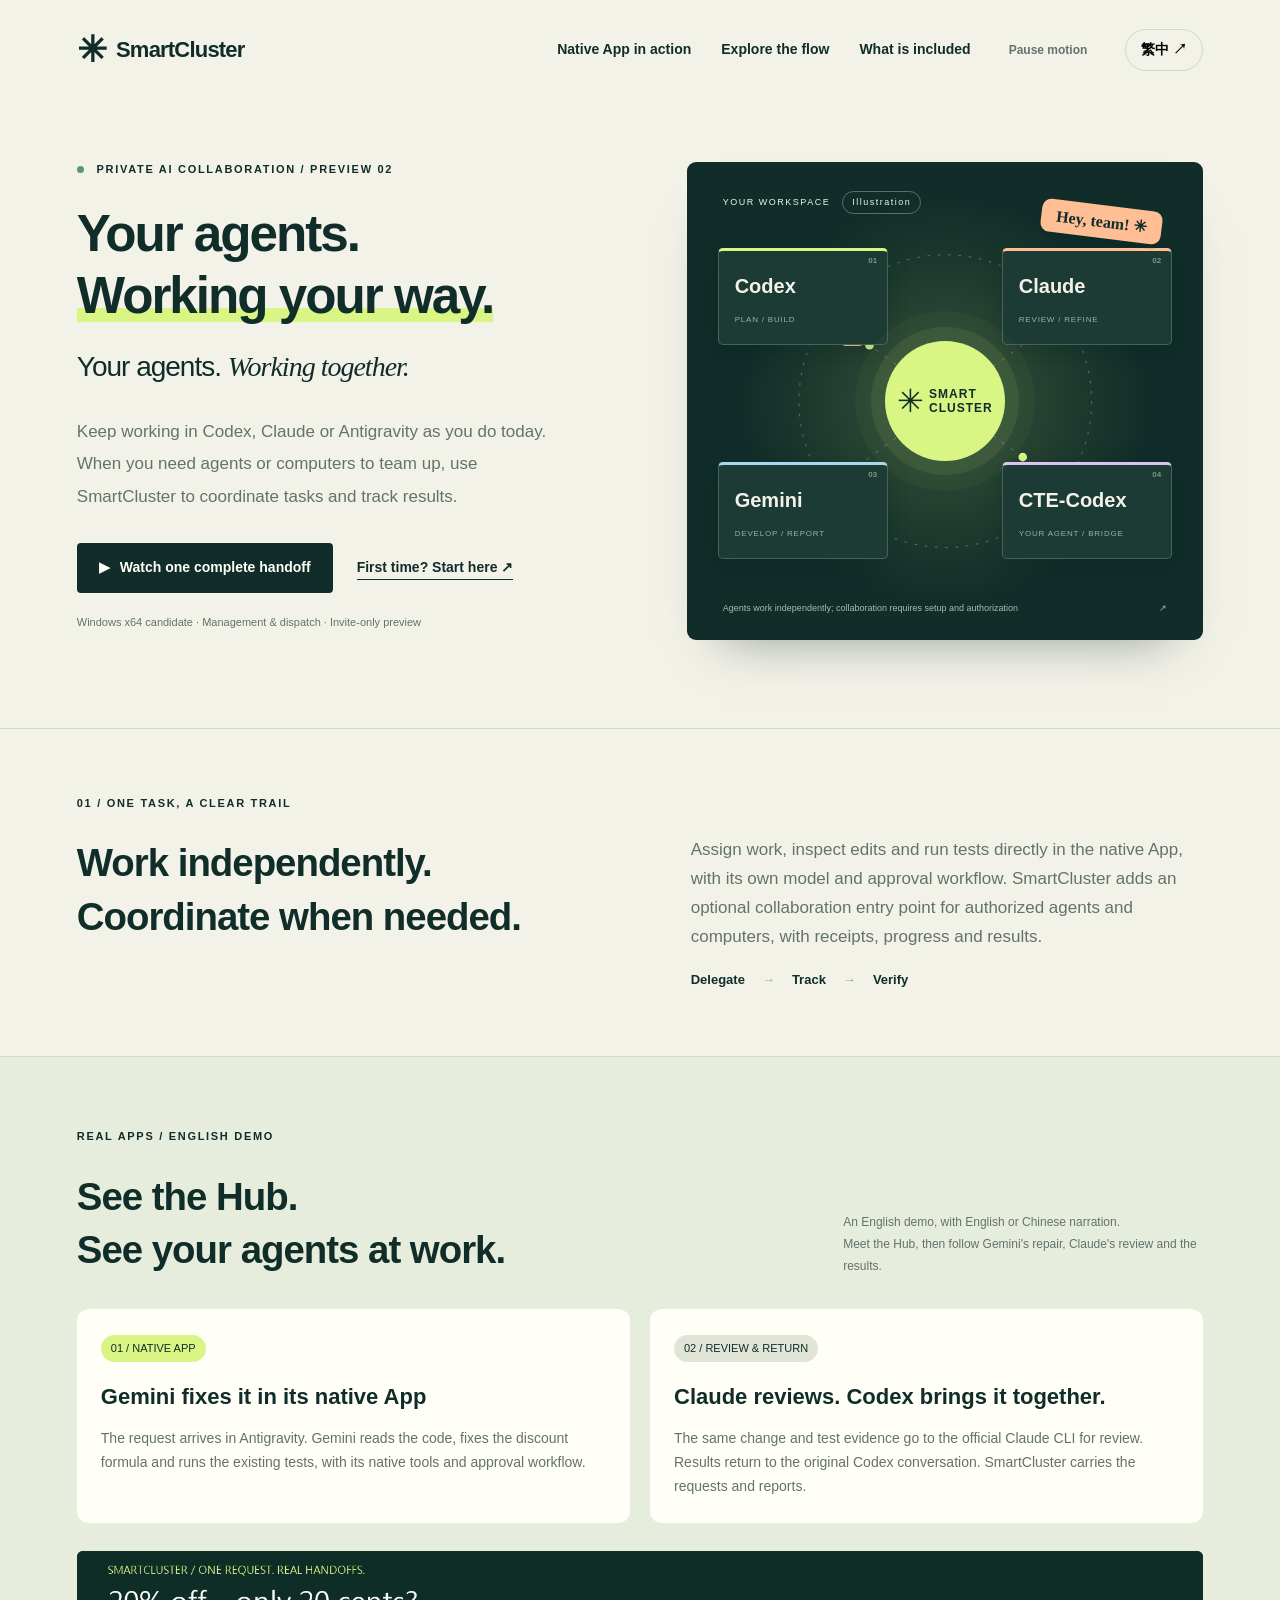
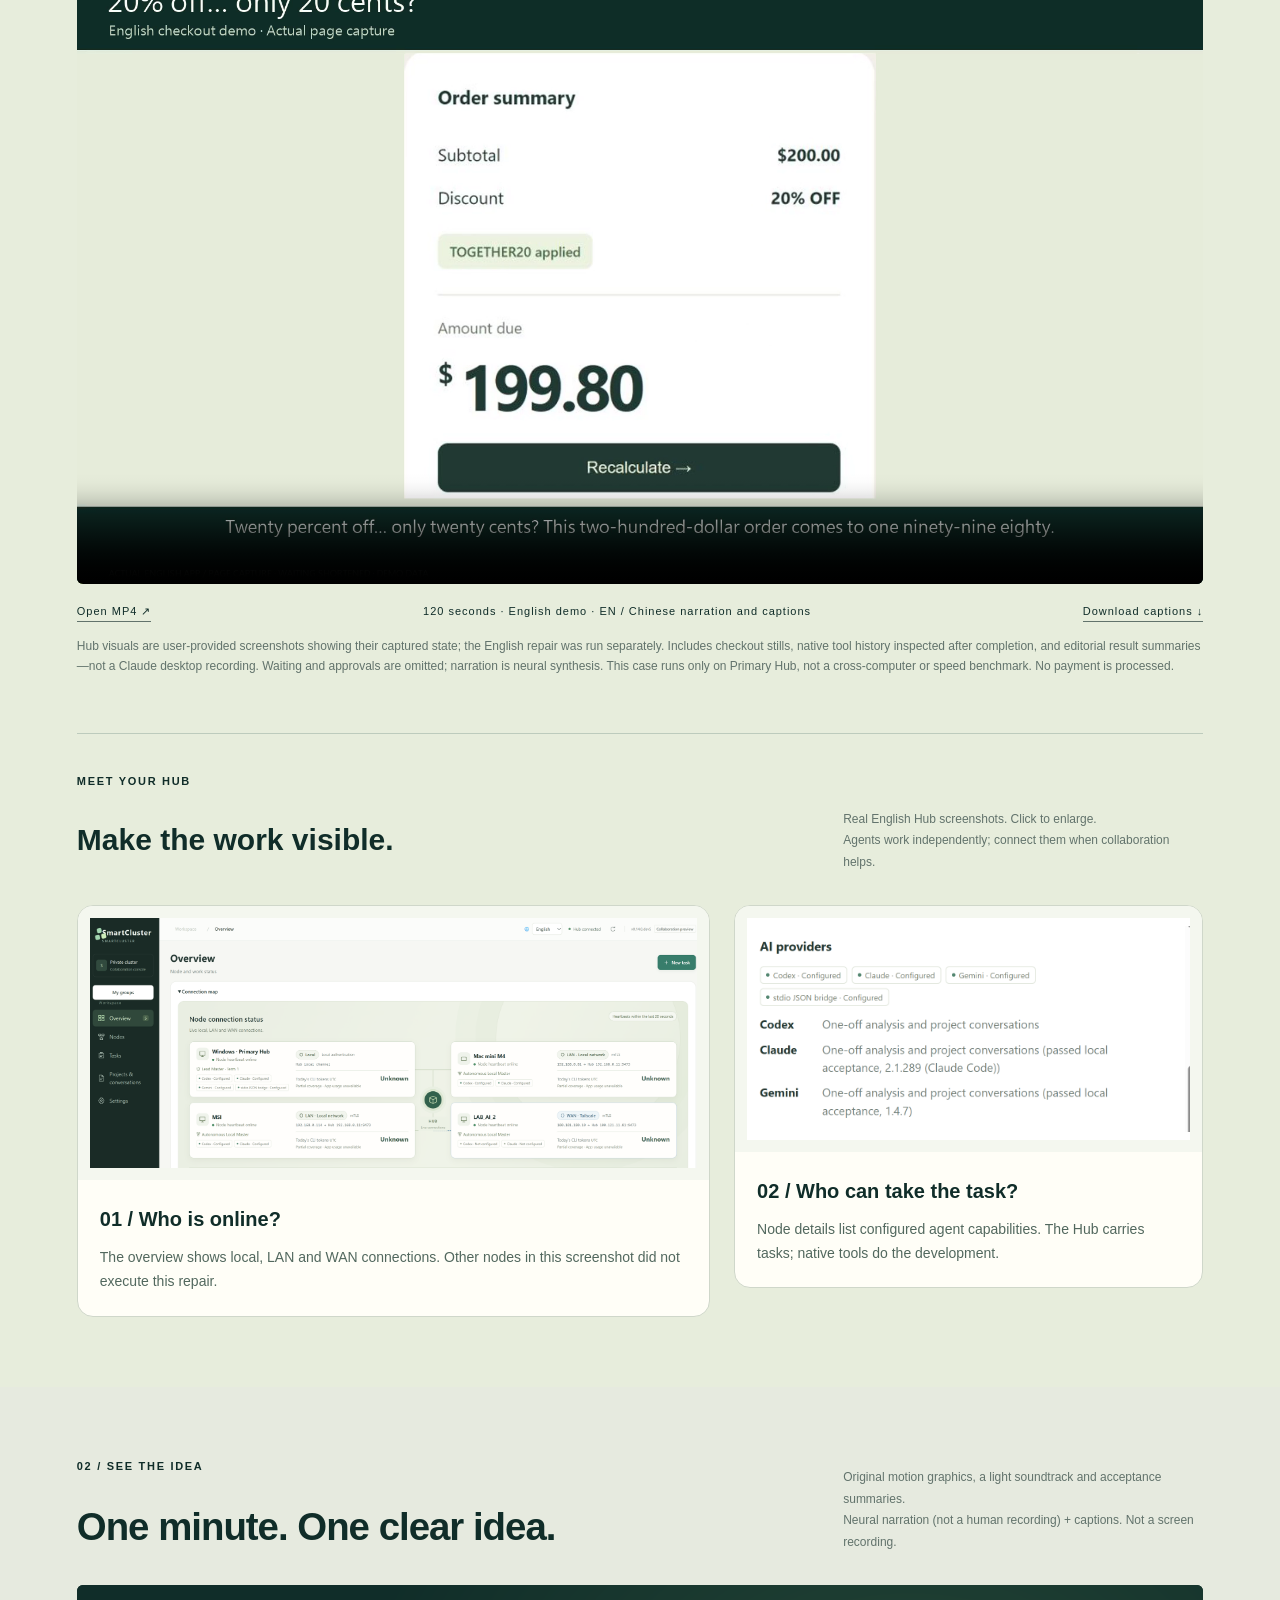
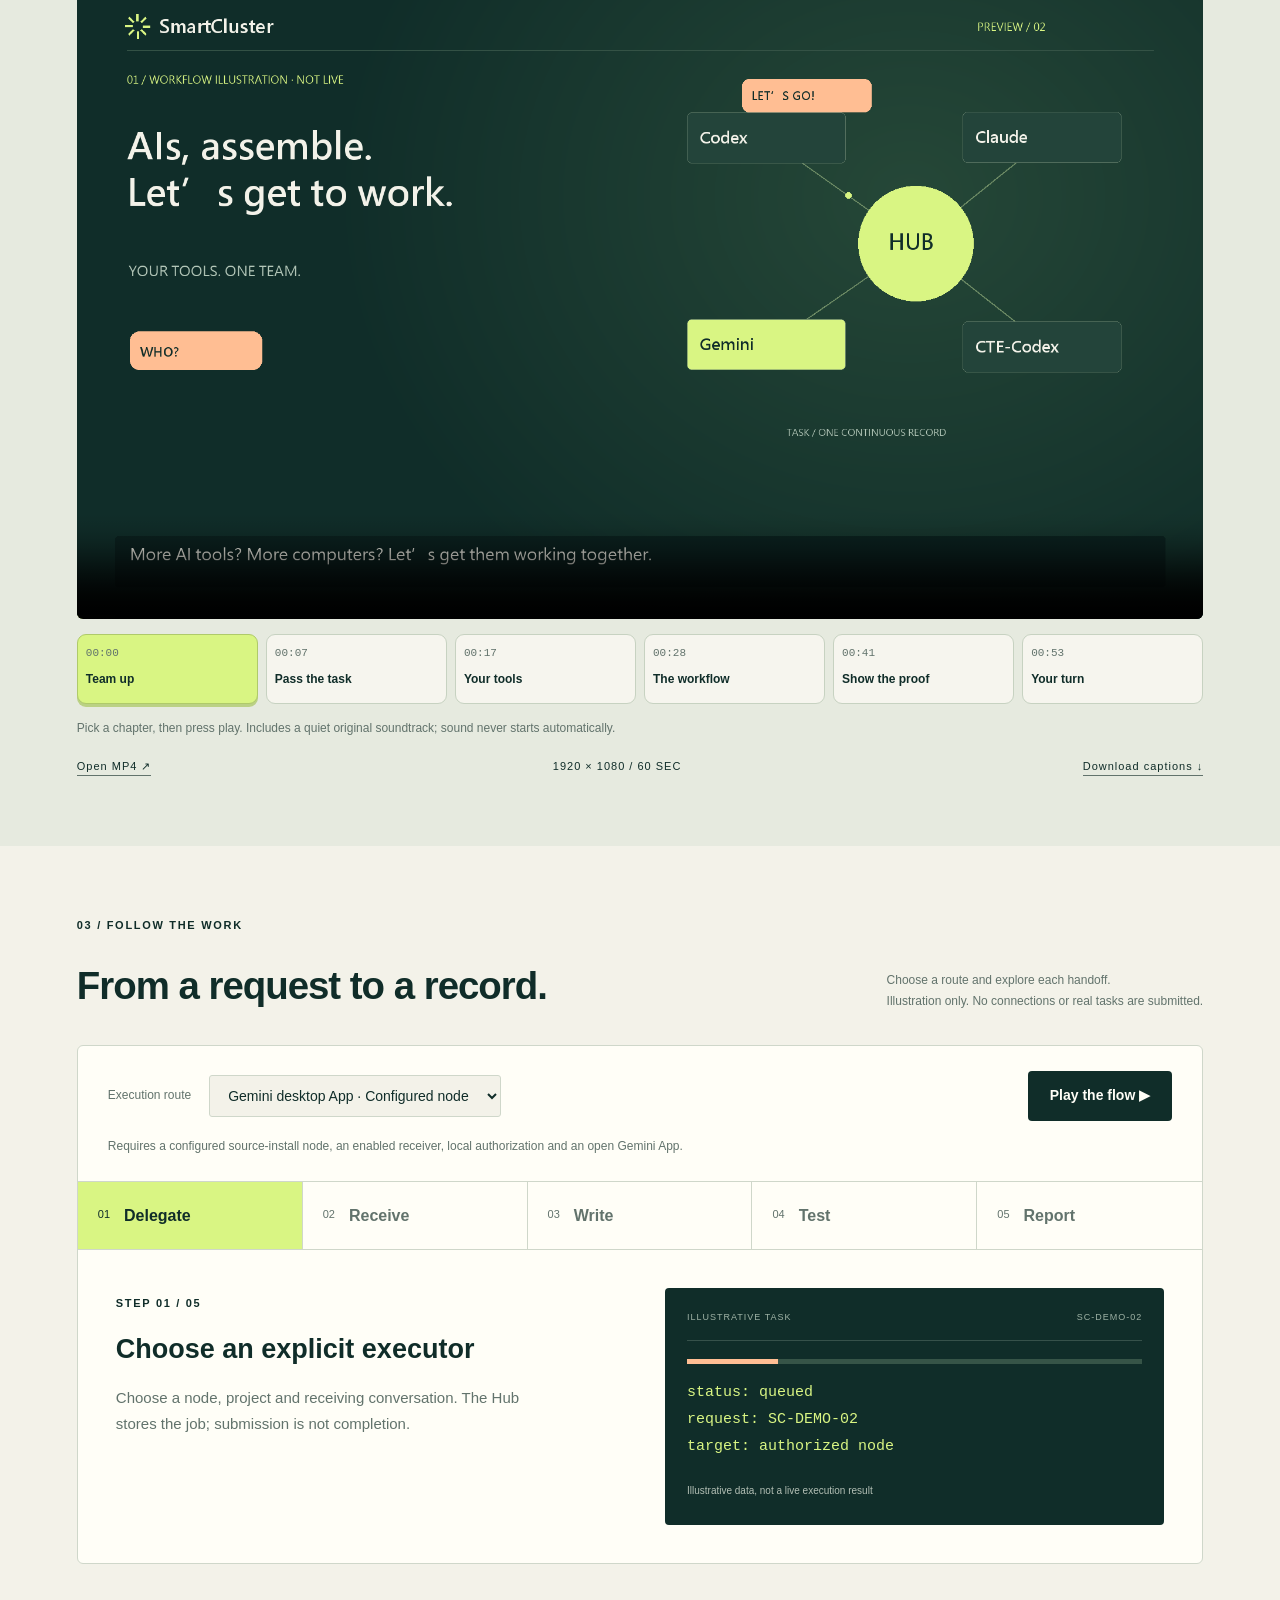
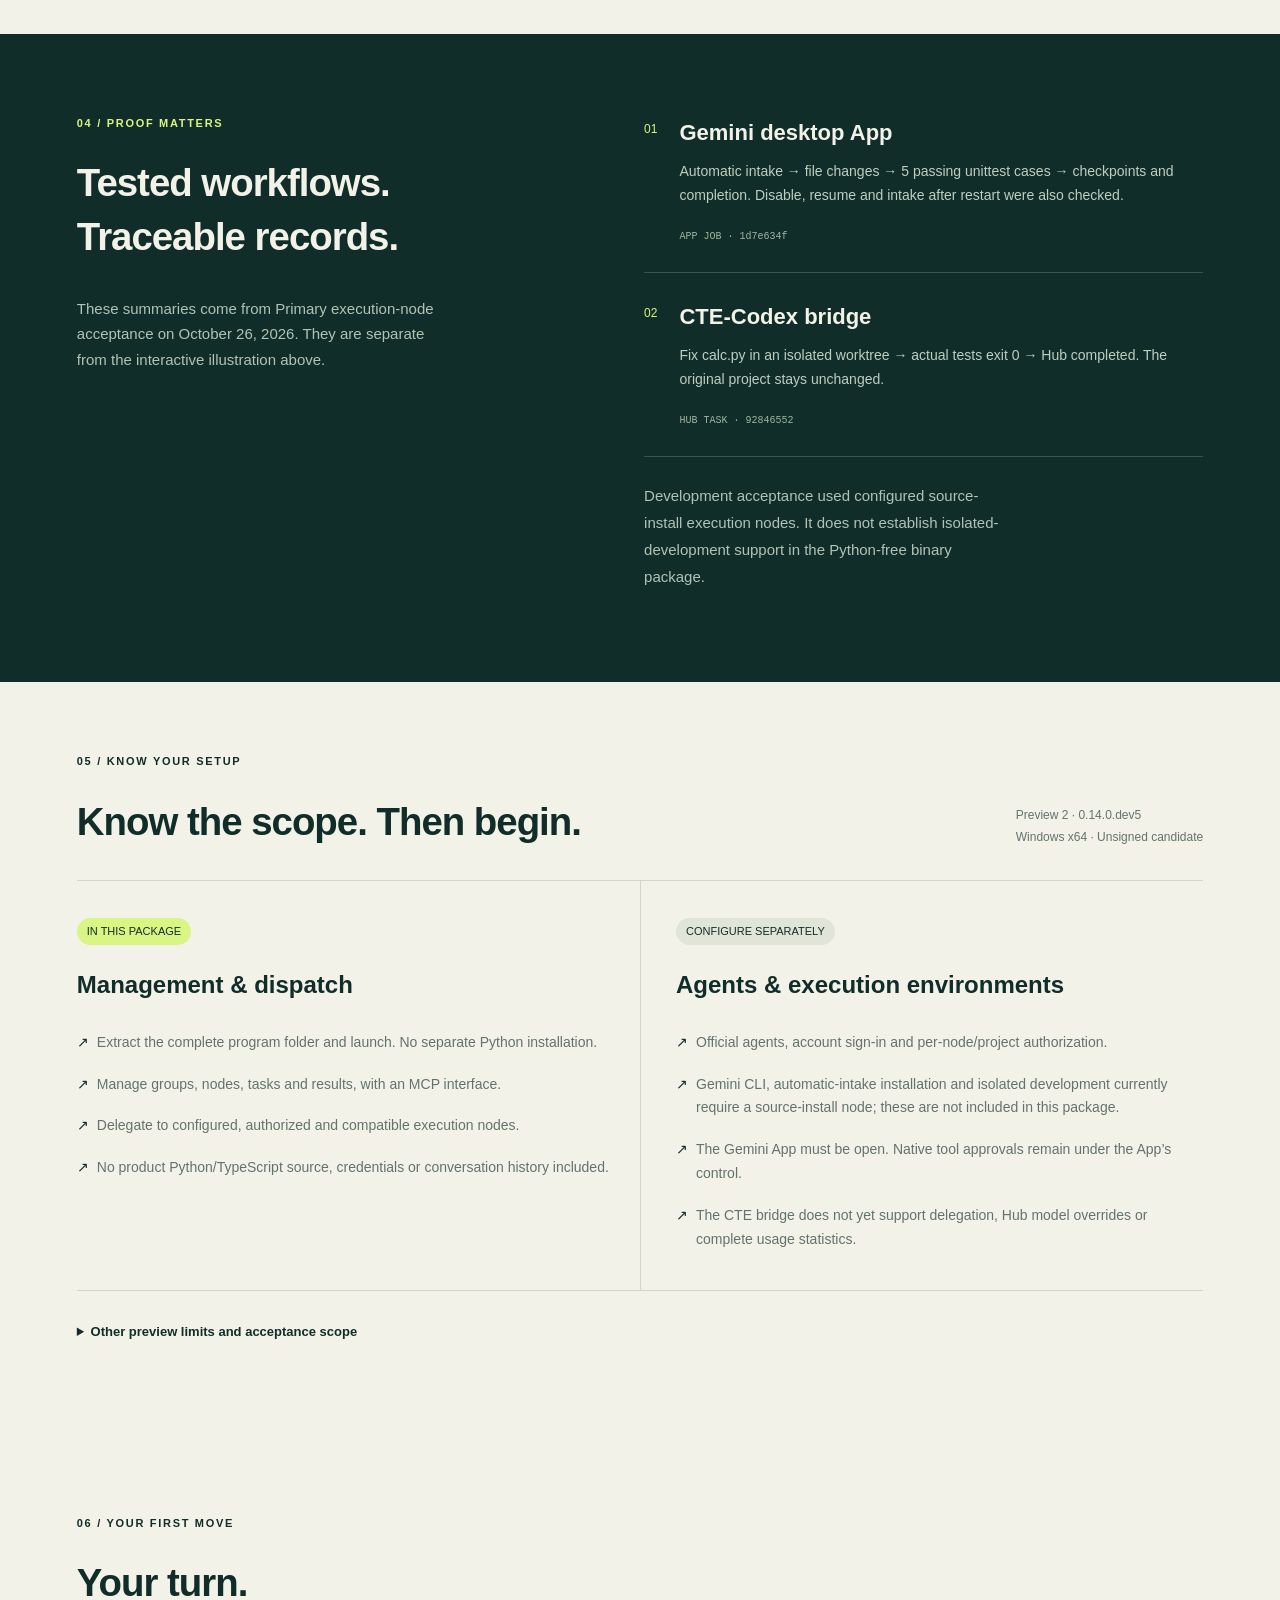
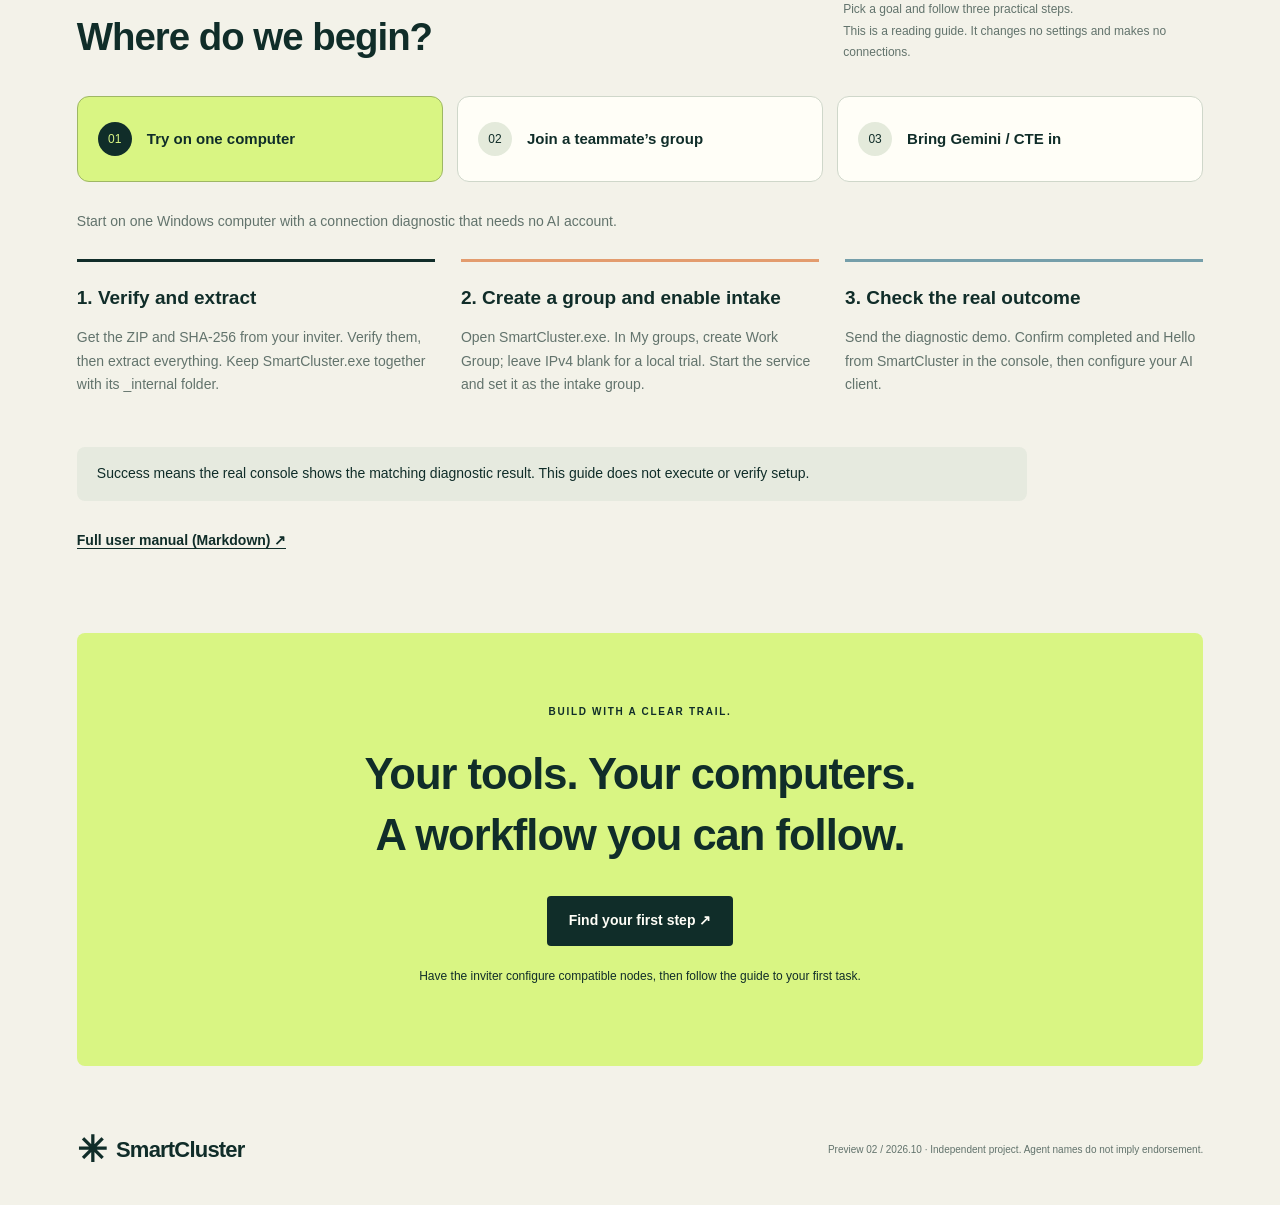
<file: index.html>
<!doctype html>
<html lang="en">
<head>
  <meta charset="utf-8">
  <meta name="viewport" content="width=device-width,initial-scale=1">
  <meta name="description" content="SmartCluster: your agents, working together. Watch the English demo or choose Traditional Chinese narration.">
  <title>SmartCluster — Your agents. Working together.</title>
  <script>
    const destination = new URL('preview2/', location.href);
    destination.searchParams.set('lang', new URLSearchParams(location.search).get('lang') === 'zh-TW' ? 'zh-TW' : 'en');
    destination.hash = location.hash;
    location.replace(destination.href);
  </script>
  <style>body{font:18px/1.6 system-ui,sans-serif;max-width:44rem;margin:12vh auto;padding:2rem;background:#e7eddc;color:#102d29}a{color:inherit;margin-right:1.5rem}</style>
</head>
<body>
  <h1>SmartCluster</h1>
  <p>Your agents. Working together.</p>
  <p><a href="preview2/?lang=en">English</a><a href="preview2/?lang=zh-TW" lang="zh-Hant">繁體中文</a></p>
</body>
</html>
</file>
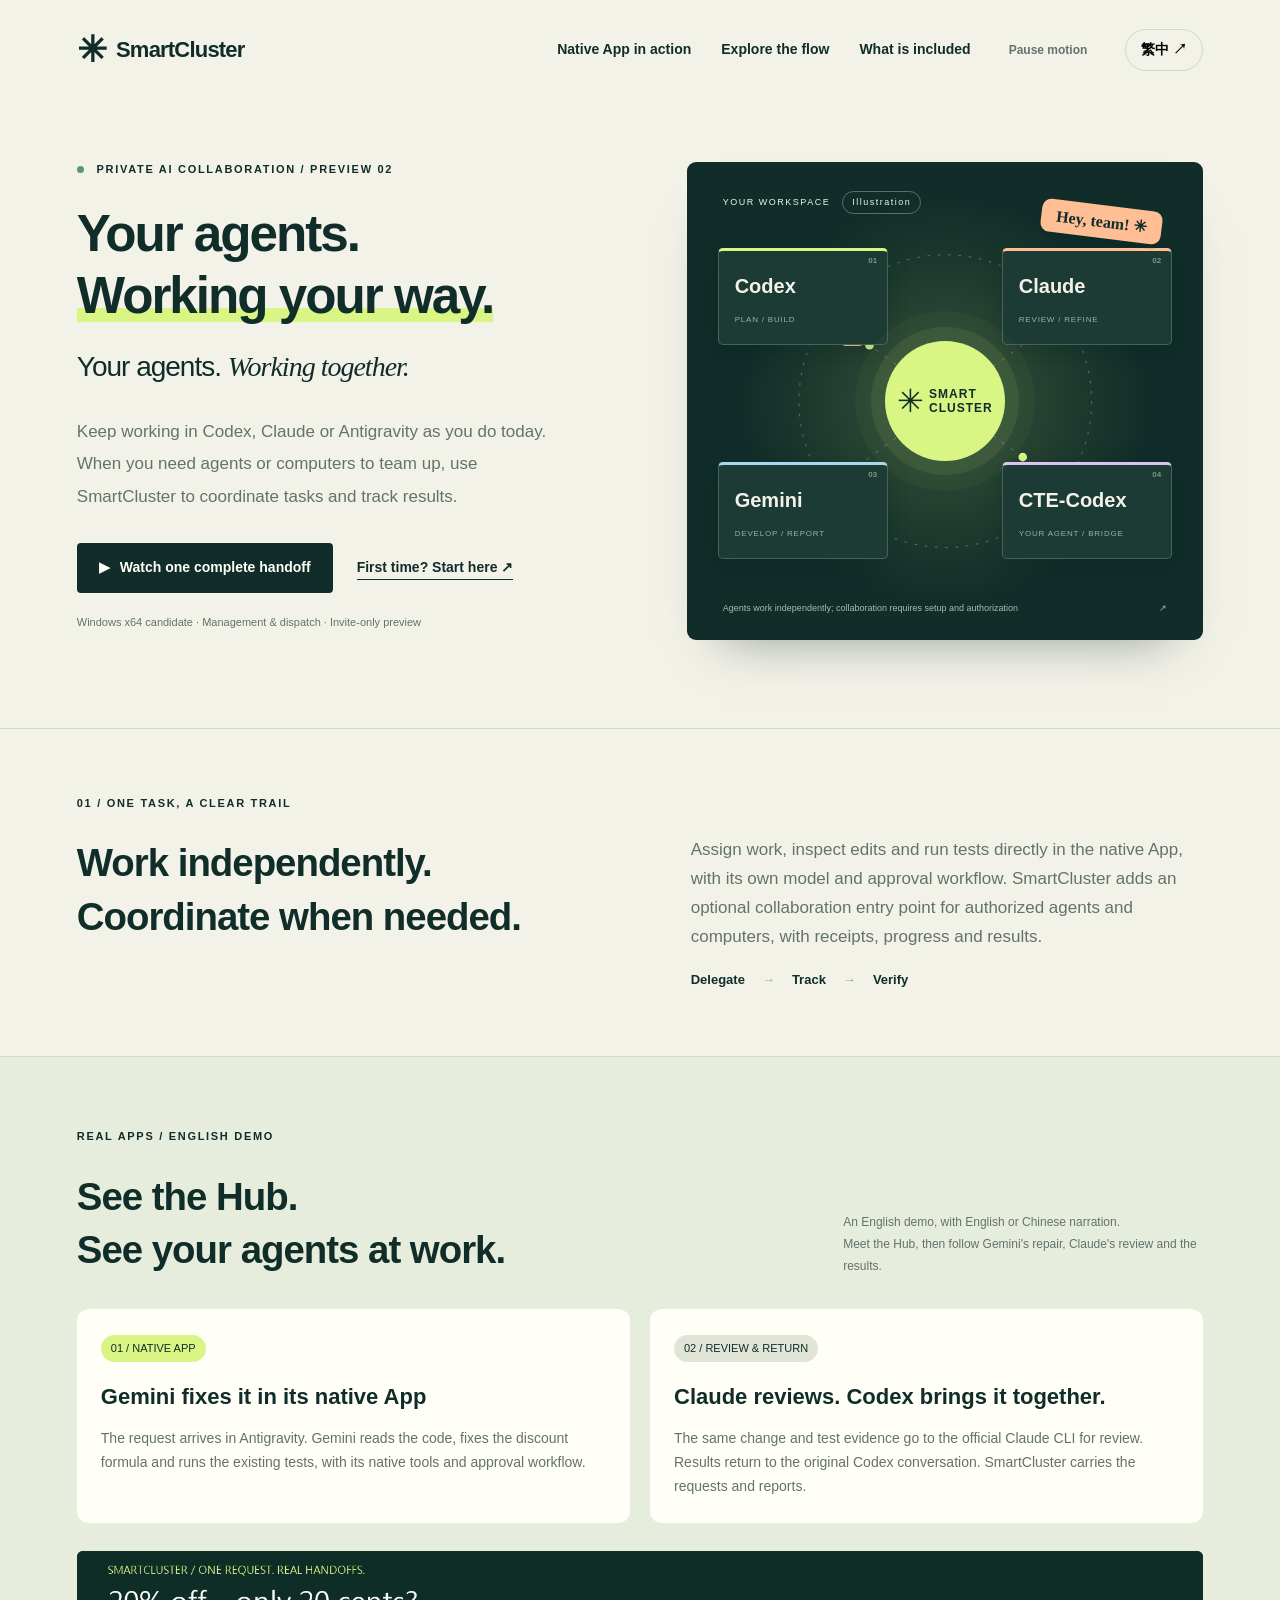
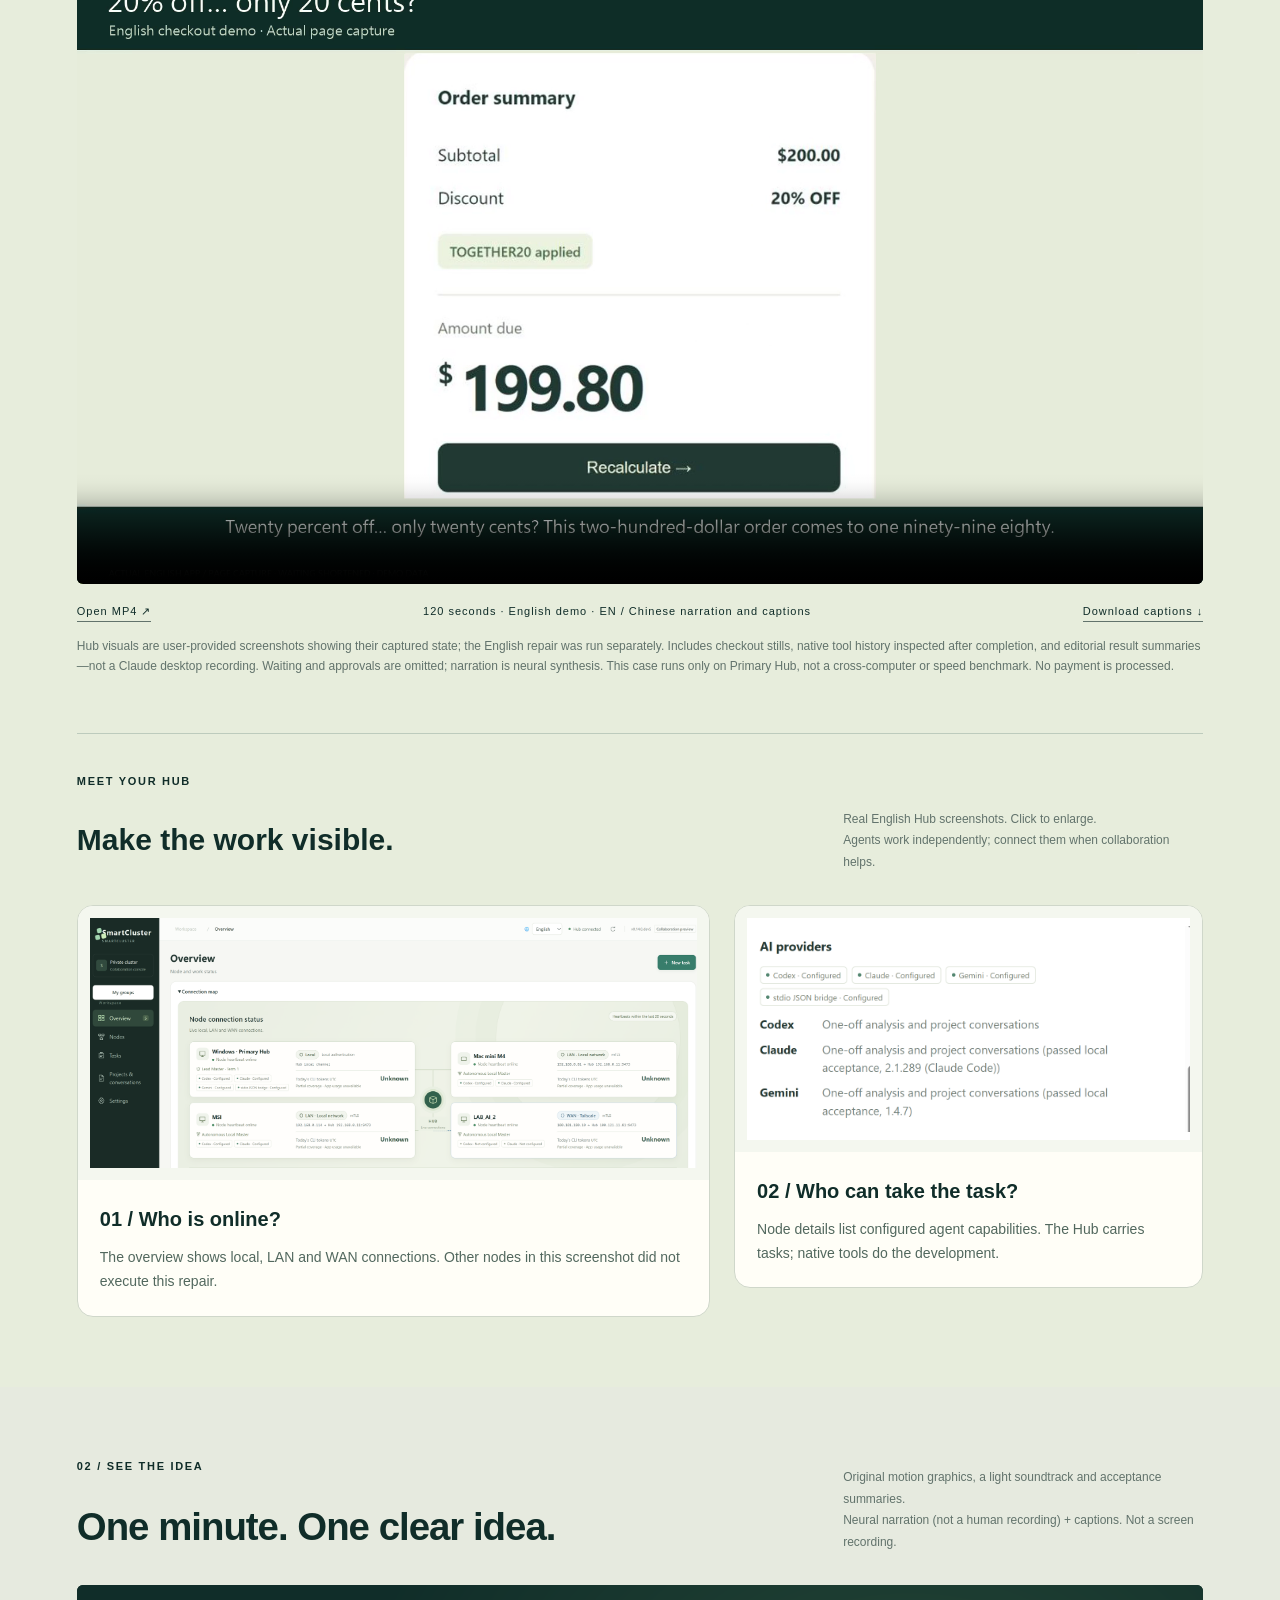
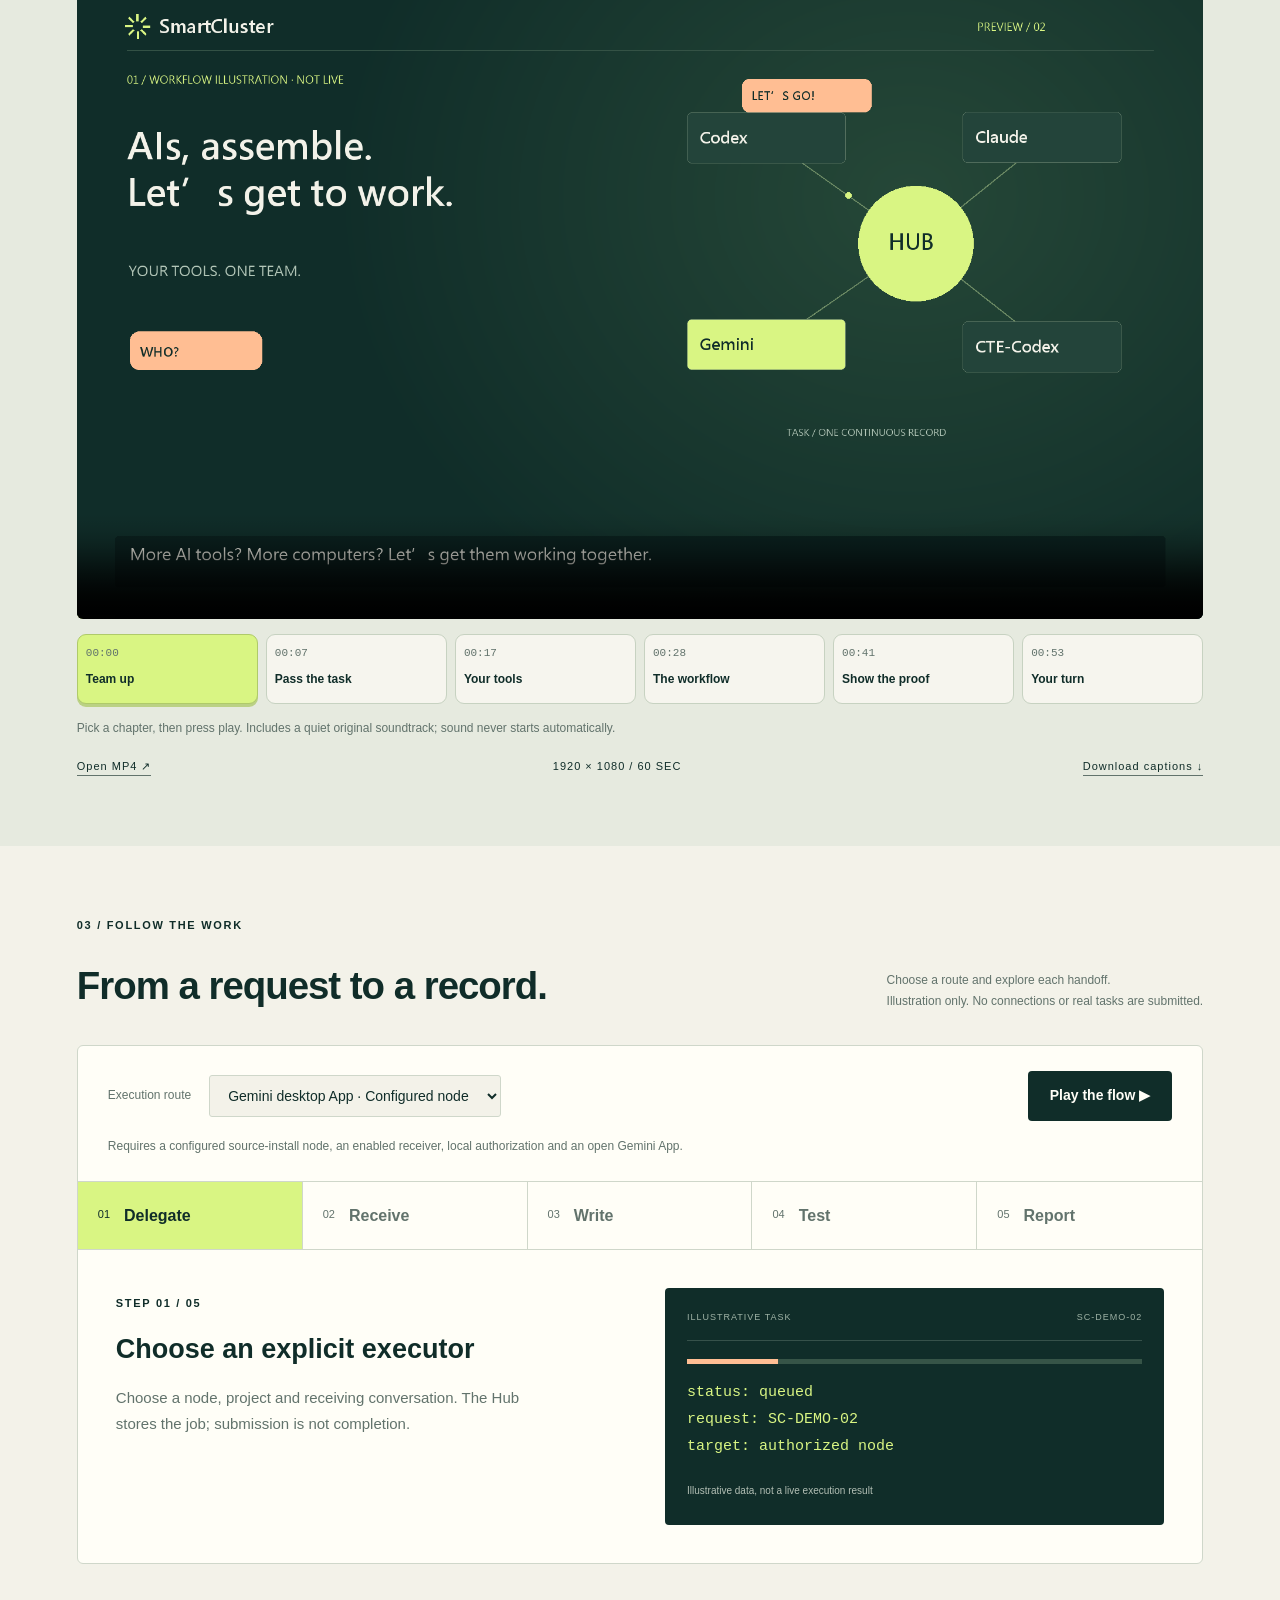
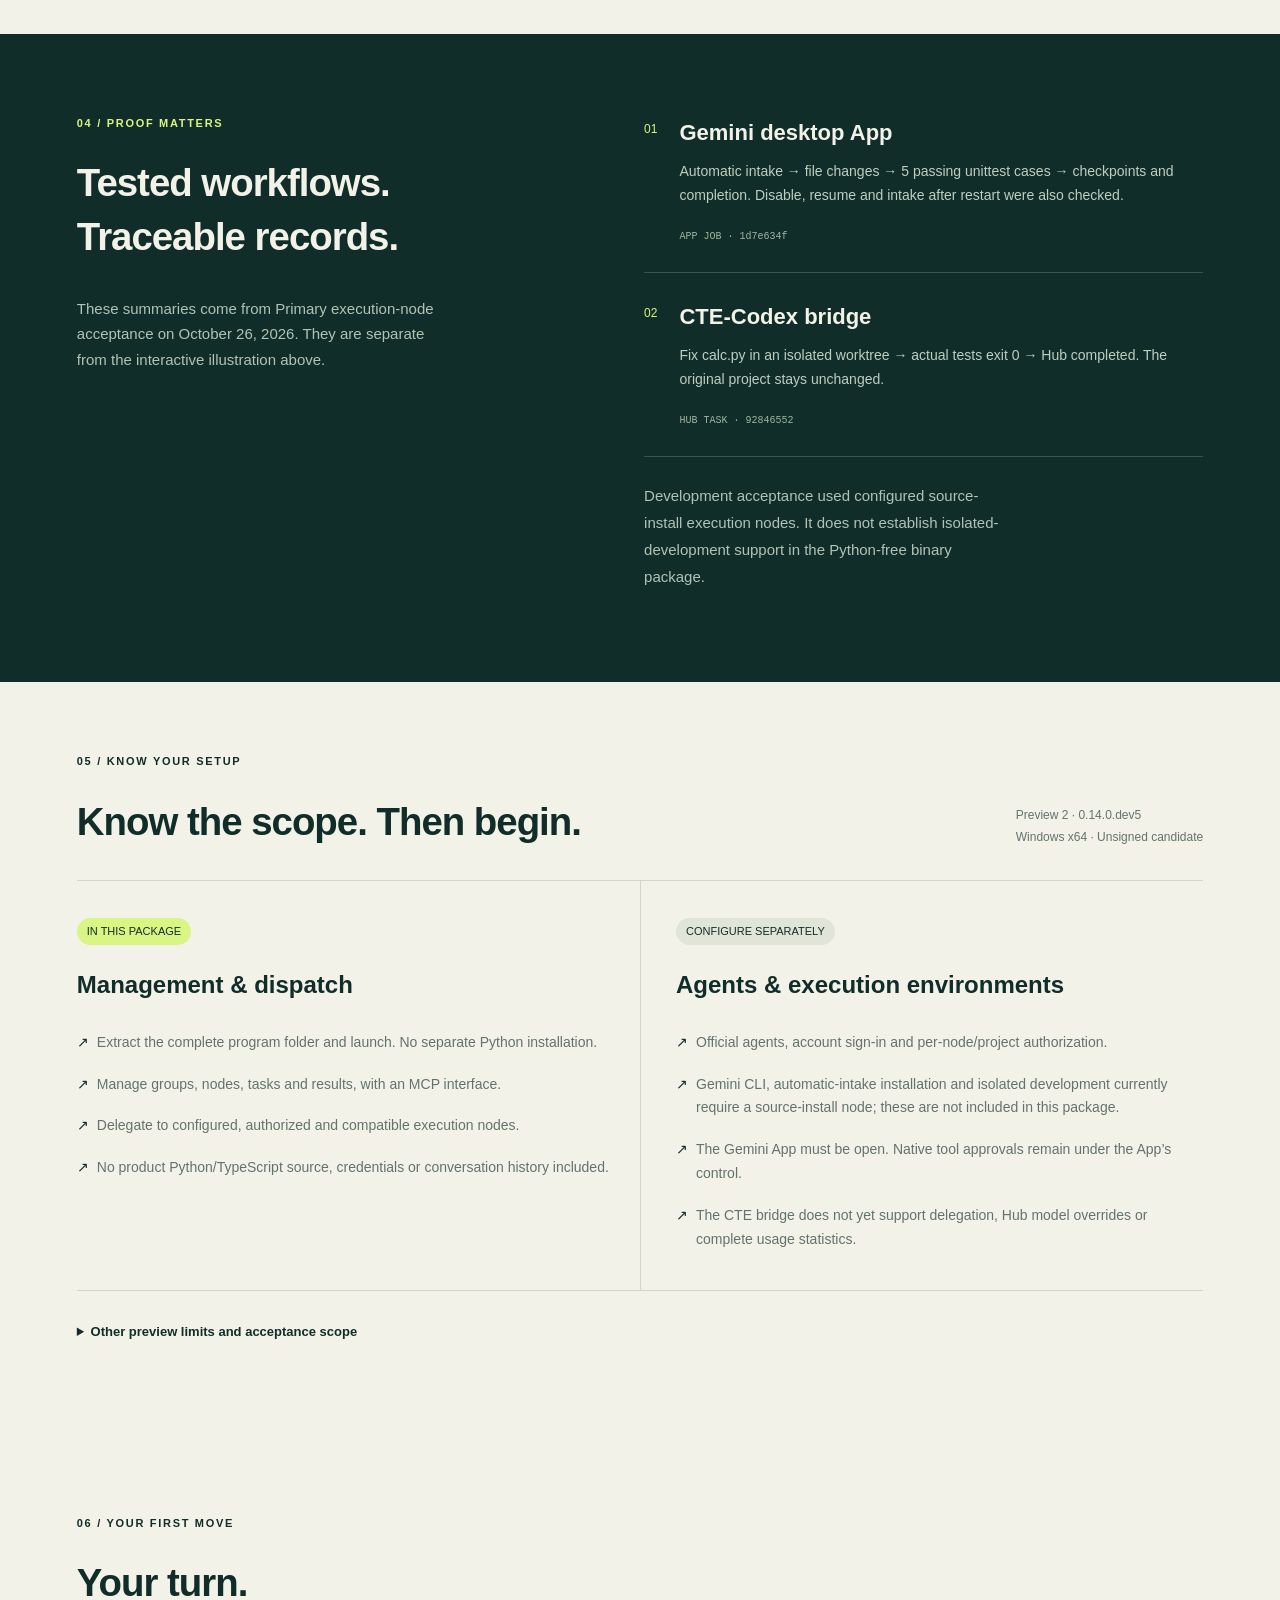
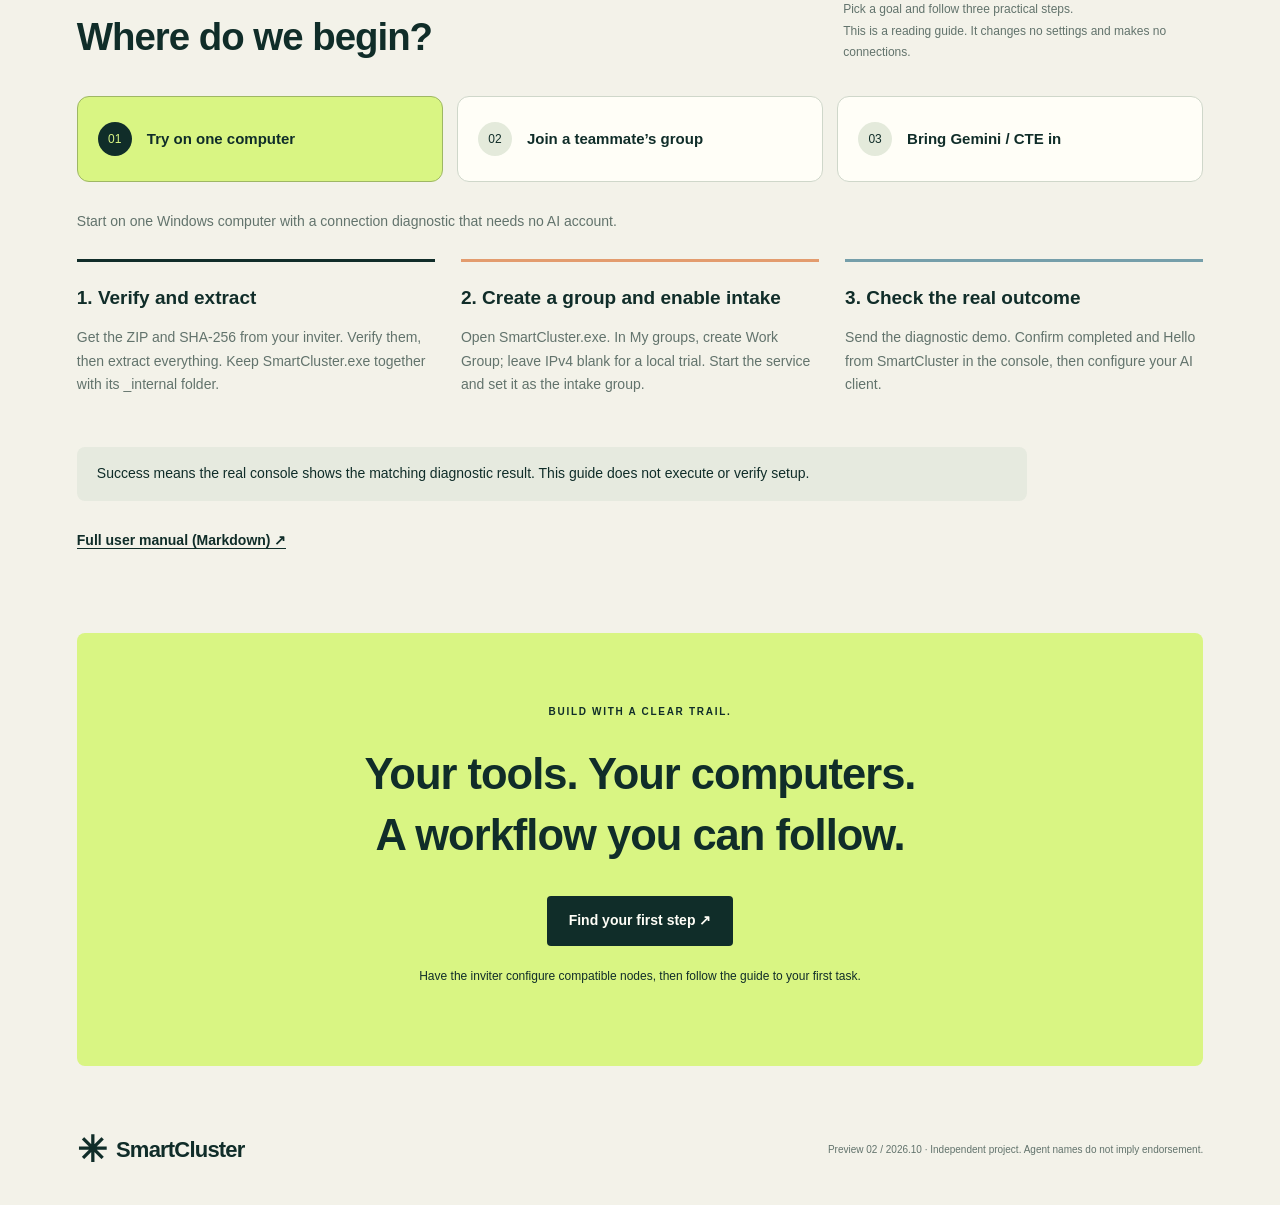
<file: preview2/index.html>
<!doctype html>
<html lang="zh-Hant">
<head><meta charset="utf-8"><meta name="viewport" content="width=device-width,initial-scale=1"><meta name="theme-color" content="#102d29"><meta name="description" content="SmartCluster Preview 2 — 原生 Agent 照常工作，需要協作時再接上。"><title>SmartCluster — Your agents. Working together.</title><link rel="stylesheet" href="styles.css"><script src="app.js?v=english-hub-20261026" defer></script></head>
<body>
<a class="skip" href="#main" data-i18n="skip">跳至內容</a>
<header><a class="brand" href="#"><span class="mark" aria-hidden="true">✳</span> SmartCluster</a><nav aria-label="主要導覽"><a href="#native-film" data-i18n="navNative">原生 App 實拍</a><a href="#flow" data-i18n="navFlow">體驗流程</a><a href="#scope" data-i18n="navScope">支援範圍</a><button class="motion-toggle" id="motionToggle" type="button" aria-pressed="false">暫停動態</button><button class="language" id="language" type="button" aria-label="Switch to English">EN ↗</button></nav></header>
<main id="main">
<section class="hero"><div class="hero-copy"><p class="eyebrow"><span class="live-dot"></span> PRIVATE AI COLLABORATION / PREVIEW 02</p><h1 data-i18n="hero">你的 Agent，<br><em>照常開工！</em></h1><p class="hero-en">Your agents. <em>Working together.</em></p><p class="intro" data-i18n="intro">在 Codex、Claude 或 Antigravity 裡，照原本的方式工作。需要跨 Agent、跨電腦接棒時，再用 SmartCluster 協調任務、追蹤結果。</p><div class="actions"><a class="button primary" href="#native-film"><span aria-hidden="true">▶</span> <span data-i18n="watch">看一次完整接力</span></a><a class="text-link" href="#start" data-i18n="try">第一次來？從這裡開始 ↗</a></div><p class="fine" data-i18n="candidate">Windows x64 候選版 · 管理與派工端 · 限邀請試用</p></div>
<div class="network" aria-label="SmartCluster 連接各 Agent 的流程示意"><div class="hello-sticker" aria-hidden="true">Hey, team! ✳</div><div class="network-top"><span>YOUR WORKSPACE</span><span class="diagram-label" data-i18n="diagram">架構示意</span></div><svg viewBox="0 0 600 520" aria-hidden="true"><defs><radialGradient id="glow"><stop stop-color="#cfea75" stop-opacity=".2"/><stop offset="1" stop-color="#cfea75" stop-opacity="0"/></radialGradient></defs><circle cx="300" cy="260" r="235" fill="url(#glow)"/><g fill="none" stroke="#658278"><circle cx="300" cy="260" r="170" stroke-dasharray="3 9"/><path d="M125 130L300 260L480 130M125 390L300 260L480 390"/></g><g fill="#dcf588"><circle class="pulse-dot" cx="212" cy="195" r="5"/><rect class="task-packet" x="180" y="180" width="24" height="16" rx="4"/><circle class="pulse-dot later" cx="390" cy="325" r="5"/></g></svg><div class="agent a1"><b>01</b><span>Codex</span><small>PLAN / BUILD</small></div><div class="agent a2"><b>02</b><span>Claude</span><small>REVIEW / REFINE</small></div><div class="agent a3"><b>03</b><span>Gemini</span><small>DEVELOP / REPORT</small></div><div class="agent a4"><b>04</b><span>CTE-Codex</span><small>YOUR AGENT / BRIDGE</small></div><div class="hub"><span class="mark">✳</span><strong>SMART<br>CLUSTER</strong></div><div class="network-bottom"><span data-i18n="networkNote">Agent 可獨立工作；協作連線需另行配置與授權</span><span>↗</span></div></div></section>
<section class="manifesto"><p class="eyebrow">01 / ONE TASK, A CLEAR TRAIL</p><h2 data-i18n="manifesto">自己能做。<br>一起，更好追蹤。</h2><div><p data-i18n="manifestoBody">你可以直接在原生 App 交辦、查看修改與執行測試，沿用 App 的模型與核准流程。SmartCluster 提供可選的協作入口：連接已授權的 Agent 與電腦，保存收件、進度與結果。</p><div class="signal"><span data-i18n="signal1">明確派工</span><span>→</span><span data-i18n="signal2">持續追蹤</span><span>→</span><span data-i18n="signal3">結果可查</span></div></div></section>
<section id="native-film" class="film native-film">
<div class="section-head"><div><p class="eyebrow">REAL APPS / ENGLISH DEMO</p><h2 data-i18n="nativeTitle">看得見 Hub，<br>也看得見 Agent 開工。</h2></div><p data-i18n="nativeNote">英文操作範例，搭配中文或英文解說。<br>先認識 Hub，再看 Gemini 修復、Claude 審查與成果回傳。</p></div>
<div class="native-routes"><article><span class="tag">01 / NATIVE APP</span><h3 data-i18n="nativeRoute">Gemini 在原生 App 修復</h3><p data-i18n="nativeRouteBody">需求進入 Antigravity，Gemini 讀取程式、修正折扣公式、執行原有測試。原生工具與核准流程照常保留。</p></article><article><span class="tag muted">02 / REVIEW &amp; RETURN</span><h3 data-i18n="collabRoute">Claude 檢查，Codex 收齊結果</h3><p data-i18n="collabRouteBody">把同一次修改與測試證據交給 Claude 官方 CLI 審查，再回到原本的 Codex 對話驗收。SmartCluster 負責傳遞任務與回報。</p></article></div>
<video id="nativePlayer" controls preload="metadata" playsinline poster="media/native-poster.zh-TW.png?v=english-hub-20261026"><source src="media/smartcluster-native-demo.zh-TW.mp4?v=english-hub-20261026" type="video/mp4"><track kind="captions" src="media/smartcluster-native-demo.zh-TW.vtt?v=english-hub-20261026" srclang="zh-Hant" label="繁體中文"><p data-i18n="videoFallback">請以下方連結開啟影片。</p></video>
<div class="film-meta"><a id="nativeVideoLink" href="media/smartcluster-native-demo.zh-TW.mp4?v=english-hub-20261026" data-i18n="openVideo">開啟 MP4 ↗</a><span data-i18n="nativeFormat">120 秒 · 英文操作 · 中／英旁白與字幕</span><a id="nativeSubtitleLink" href="media/smartcluster-native-demo.zh-TW.srt?v=english-hub-20261026" download data-i18n="subtitles">下載字幕 ↓</a></div>
<p class="film-hint" data-i18n="nativeBoundary">Hub 使用使用者提供的真實截圖，呈現擷取當時狀態；英文修復另行實測。包含結帳頁截圖、完成後查看的原生工具紀錄及編輯成果摘要，非 Claude 桌面錄影。等待與核准畫面已剪除，旁白為神經合成。本案例只在 Primary Hub 執行，非跨機或速度驗收；示範不進行付款。</p>
<div class="hub-tour">
<div class="section-head"><div><p class="eyebrow">MEET YOUR HUB</p><h3 data-i18n="hubTourTitle">把協作狀態，看清楚。</h3></div><p data-i18n="hubTourNote">真實英文 Hub 截圖，可點開放大。<br>Agent 照常獨立工作，需要合作時再接上。</p></div>
<div class="hub-gallery"><figure><a href="media/hub-overview.en.png" target="_blank" rel="noopener"><img src="media/hub-overview.en.png" alt="SmartCluster Hub overview with local, LAN and WAN nodes" loading="lazy" width="1800" height="741"></a><figcaption><b data-i18n="hubMapTitle">01 / 誰在線上？</b><span data-i18n="hubMapBody">節點總覽顯示本機、LAN 與 WAN 連線。畫面中的其他節點沒有執行本次修復。</span></figcaption></figure><figure><a href="media/hub-providers.en.png" target="_blank" rel="noopener"><img src="media/hub-providers.en.png" alt="Hub node details listing configured Codex, Claude and Gemini providers" loading="lazy" width="1120" height="560"></a><figcaption><b data-i18n="hubProvidersTitle">02 / 可以交給誰？</b><span data-i18n="hubProvidersBody">節點詳情列出已設定的 Agent 能力。任務經 Hub 傳遞，實際開發在原生工具完成。</span></figcaption></figure></div>
</div>
</section>
<section id="film" class="film"><div class="section-head"><div><p class="eyebrow">02 / SEE THE IDEA</p><h2 data-i18n="filmTitle">一分鐘，看懂協作。</h2></div><p data-i18n="filmNote">原創動態圖形、輕快配樂與實機紀錄摘要。<br>自然合成旁白（非真人錄音）＋字幕；動畫非實機錄屏。</p></div><video id="filmPlayer" controls preload="metadata" playsinline poster="media/poster.zh-TW.png"><source src="media/smartcluster-preview2.zh-TW.mp4" type="video/mp4"><track kind="captions" src="media/smartcluster-preview2.zh-TW.vtt" srclang="zh-Hant" label="繁體中文"><p data-i18n="videoFallback">請以下方連結開啟影片。</p></video><div class="chapters" role="group" aria-label="影片章節"><button type="button" data-chapter="0"><small>00:00</small><span data-i18n="ch0">一起開工</span></button><button type="button" data-chapter="7"><small>00:07</small><span data-i18n="ch1">任務接棒</span></button><button type="button" data-chapter="17"><small>00:17</small><span data-i18n="ch2">工具到位</span></button><button type="button" data-chapter="28"><small>00:28</small><span data-i18n="ch3">走完流程</span></button><button type="button" data-chapter="41"><small>00:41</small><span data-i18n="ch4">看看證據</span></button><button type="button" data-chapter="53"><small>00:53</small><span data-i18n="ch5">輪到你了</span></button></div><p class="film-hint" data-i18n="chapterHint">點選章節定位，再按播放。含低音量原創配樂；不會自動出聲。</p><div class="film-meta"><a id="videoLink" href="media/smartcluster-preview2.zh-TW.mp4" data-i18n="openVideo">開啟 MP4 ↗</a><span>1920 × 1080 / 60 SEC</span><a id="subtitleLink" href="media/smartcluster-preview2.zh-TW.srt" download data-i18n="subtitles">下載字幕 ↓</a></div></section>
<section id="flow" class="flow"><div class="section-head"><div><p class="eyebrow">03 / FOLLOW THE WORK</p><h2 data-i18n="flowTitle">從一句要求，到一份證據。</h2></div><p data-i18n="flowNote">選一條路徑，逐步看見交付內容。<br>流程示意，不連線、不提交真實任務。</p></div><div class="simulation"><div class="sim-controls"><label for="agentSelect" data-i18n="choose">選擇執行路徑</label><select id="agentSelect"><option value="gemini" data-i18n="geminiOption">Gemini 桌面 App · 已配置節點</option><option value="cte" data-i18n="cteOption">CTE-Codex bridge · 已配置節點</option></select><button id="play" class="button primary" type="button" data-i18n="play">播放流程 ▶</button></div><p class="sim-condition" id="condition"></p><div class="steps" role="group" aria-label="流程步驟"><button data-step="0" type="button"><span>01</span><b data-i18n="step0">派工</b></button><button data-step="1" type="button"><span>02</span><b data-i18n="step1">收件</b></button><button data-step="2" type="button"><span>03</span><b data-i18n="step2">寫檔</b></button><button data-step="3" type="button"><span>04</span><b data-i18n="step3">測試</b></button><button data-step="4" type="button"><span>05</span><b data-i18n="step4">回報</b></button></div><div class="sim-detail" aria-live="polite"><div><span class="eyebrow" id="stepIndex">STEP 01 / 05</span><h3 id="stepTitle"></h3><p id="stepBody"></p></div><div class="receipt"><div><span>ILLUSTRATIVE TASK</span><span>SC-DEMO-02</span></div><div class="receipt-progress" aria-hidden="true"><i id="receiptProgress"></i></div><pre id="receipt"></pre><small data-i18n="receiptNote">示意資料，非即時執行結果</small></div></div></div></section>
<section class="evidence"><div><p class="eyebrow">04 / PROOF MATTERS</p><h2 data-i18n="proofTitle">已走過的流程，<br>有紀錄可查。</h2><p data-i18n="proofIntro">以下摘要來自 2026-10-26 的 Primary 執行節點驗收，與本頁的互動示意分開記錄。</p></div><div class="proof-list"><article><span>01</span><div><h3 data-i18n="proof1">Gemini 桌面 App</h3><p data-i18n="proof1Body">自動收件 → 寫入檔案 → 5 項 unittest 通過 → checkpoint 與成果回報。另驗證停用、恢復及重啟後再收件。</p><small>APP JOB · 1d7e634f</small></div></article><article><span>02</span><div><h3>CTE-Codex bridge</h3><p data-i18n="proof2Body">隔離工作樹修正 calc.py → 真實測試 exit 0 → Hub completed。原始專案保持不變。</p><small>HUB TASK · 92846552</small></div></article><p class="boundary" data-i18n="proofBoundary">這些開發驗收使用已配置的原始碼執行節點，不代表免 Python 試用包本身能執行隔離開發。</p></div></section>
<section id="scope" class="scope"><div class="section-head"><div><p class="eyebrow">05 / KNOW YOUR SETUP</p><h2 data-i18n="scopeTitle">先看範圍，再開始。</h2></div><p data-i18n="scopeNote">Preview 2 · 0.14.0.dev5<br>Windows x64 · 未簽署候選套件</p></div><div class="scope-grid"><article><span class="tag" data-i18n="inBox">這次套件</span><h3 data-i18n="binaryTitle">管理與派工端</h3><ul><li data-i18n="binary1">解壓完整資料夾後啟動，無須另裝 Python。</li><li data-i18n="binary2">管理群組、節點、任務與結果；提供 MCP 操作入口。</li><li data-i18n="binary3">向已配置、已授權且相容的執行節點派工。</li><li data-i18n="binary4">不附產品 Python／TypeScript 原始碼、憑證或既有對話。</li></ul></article><article><span class="tag muted" data-i18n="executionSide">執行端另需配置</span><h3 data-i18n="executionTitle">Agent 與開發環境</h3><ul><li data-i18n="exec1">官方 Agent 安裝、帳號登入及逐節點／專案授權。</li><li data-i18n="exec2">Gemini CLI、自動收件安裝與隔離開發目前需要原始碼執行節點；未包含在此套件。</li><li data-i18n="exec3">Gemini App 需開啟；原生工具核准仍依 App 設定。</li><li data-i18n="exec4">CTE bridge 尚不支援再分工、Hub 覆寫模型或完整用量統計。</li></ul></article></div><details><summary data-i18n="limits">其他試用限制與驗收範圍</summary><p data-i18n="limitsBody">此為限邀請候選版本，免 Python 乾淨帳號及跨實體機新版驗收仍待完成。執行檔更新與回復採手動操作；未提供 macOS 執行檔。CLI 模型與桌面 App 模型分別設定。網頁資產與封裝位元組碼可讀，封裝不提供防逆向保證。Windows 原生 Computer Use 的網址辨識問題未解決，不列為本版支援能力。</p><a href="../docs/RELEASE_NOTES.zh-TW.md" id="releaseLink" data-i18n="releaseLink">查看完整版本狀態 ↗</a></details></section>
<section id="start" class="quickstart"><div class="section-head"><div><p class="eyebrow">06 / YOUR FIRST MOVE</p><h2 data-i18n="startTitle">換你試試。<br>從哪一步開始？</h2></div><p data-i18n="startNote">選你的目標，查看三個操作步驟。<br>這是操作指引，選擇不會修改設定或建立連線。</p></div><div class="start-options" role="group" aria-label="快速開始目標"><button type="button" data-start="create" aria-pressed="true"><span>01</span><b data-i18n="startCreate">先在一台電腦試試</b></button><button type="button" data-start="join" aria-pressed="false"><span>02</span><b data-i18n="startJoin">加入夥伴的群組</b></button><button type="button" data-start="agents" aria-pressed="false"><span>03</span><b data-i18n="startAgents">讓 Gemini／CTE 接工</b></button></div><div id="startContent" class="start-content" aria-live="polite"></div><a id="manualLink" class="text-link" href="../docs/USER_GUIDE.zh-TW.md" data-i18n="fullManual">完整操作手冊（Markdown）↗</a></section><section class="closing"><p class="eyebrow">BUILD WITH A CLEAR TRAIL.</p><h2 data-i18n="closing">你的工具。你的電腦。<br>一條看得見的協作流程。</h2><a class="button primary" id="guideLink" href="#start" data-i18n="guide">開始你的第一步 ↗</a><p data-i18n="closingNote">先由邀請人配置相容節點，再依指南開始第一項任務。</p></section>
</main><footer><a class="brand" href="#"><span class="mark">✳</span> SmartCluster</a><span data-i18n="footer">Preview 02 / 2026.10 · 獨立專案，Agent 名稱不代表官方背書。</span></footer>
</body></html>
</file>
<file: preview2/styles.css>
@charset "UTF-8";
/* Preview 2 refresh: motion is decorative and has an explicit pause control. */
.motion-toggle{border:0;background:transparent;color:#62736c;font-size:12px;cursor:pointer;padding:8px}.hero h1 em{font-style:normal;position:relative;display:inline-block;background:linear-gradient(transparent 68%,#d9f583 68%,#d9f583 91%,transparent 91%)}.hello-sticker{position:absolute;z-index:2;right:8%;top:9%;color:#102d29;background:#ffbe93;padding:7px 15px;border-radius:9px;transform:rotate(7deg);font:700 16px Georgia,serif;box-shadow:0 5px 0 #081e181f}.network .network-top{right:auto}.network .diagram-label{margin-left:12px}.network .agent{animation:bob 5s ease-in-out infinite}.network .a2{animation-delay:-1.2s;border-top:3px solid #ffbe93}.network .a1{border-top:3px solid #d9f583}.network .a3{animation-delay:-2.5s;border-top:3px solid #a8d8ed}.network .a4{animation-delay:-3.8s;border-top:3px solid #dbc2f0}.task-packet{fill:#ffbe93;animation:delivery 6s ease-in-out infinite}.network .hub{box-shadow:0 0 0 14px #d9f58313,0 0 0 30px #d9f58308}.network svg>g[stroke]{stroke-dasharray:4 9;animation:flow-dash 12s linear infinite}@keyframes delivery{0%,12%{transform:translate(-60px,-50px);opacity:0}24%{opacity:1}50%{transform:translate(110px,70px);opacity:1}78%{transform:translate(280px,190px);opacity:1}90%,100%{transform:translate(280px,190px);opacity:0}}@keyframes bob{50%{transform:translateY(-5px)}}@keyframes flow-dash{to{stroke-dashoffset:-130}}.motion-paused *,.motion-paused *:before,.motion-paused *:after{animation-play-state:paused!important}.motion-paused{scroll-behavior:auto}.chapters{display:grid;grid-template-columns:repeat(6,1fr);gap:8px;margin-top:15px}.chapters button{border:1px solid #c7d2c1;border-radius:9px;background:#f6f5ee;padding:12px 8px;text-align:left;cursor:pointer;color:#102d29}.chapters small{display:block;font:11px Consolas,monospace;color:#62736c;margin-bottom:5px}.chapters span{font-size:12px;font-weight:650}.chapters button[aria-current=true]{background:#d9f583;border-color:#afca6a;box-shadow:0 3px 0 #bbd185}.film-hint{font-size:12px;color:#62736c;margin:14px 0 0}.receipt-progress{height:5px!important;padding:0!important;border:0!important;display:block!important;background:#365447;margin:18px 0 4px}.receipt-progress i{display:block;height:5px;background:#ffbe93;transition:width .4s ease}.quickstart{padding:70px 6% 80px}.start-options{display:grid;grid-template-columns:repeat(3,1fr);gap:14px;margin:28px 0}.start-options button{border:1px solid #cfd7ca;background:#fffef7;border-radius:12px;padding:25px 20px;text-align:left;display:flex;gap:15px;color:#102d29;cursor:pointer;align-items:center;transition:transform .2s,background .2s}.start-options button:hover{transform:translateY(-3px)}.start-options button span{display:grid;place-items:center;width:34px;height:34px;flex-shrink:0;background:#e4eadb;border-radius:50%;font-size:12px}.start-options button b{font-size:15px}.start-options button[aria-pressed=true]{background:#d9f583;border-color:#9eb764}.start-options button[aria-pressed=true] span{background:#102d29;color:#d9f583}.start-content{min-height:235px}.start-content>p{font-size:14px;color:#62736c;max-width:950px}.start-cards{list-style:none;padding:0;display:grid;grid-template-columns:repeat(3,1fr);gap:26px;margin:25px 0 30px;counter-reset:start}.start-cards li{border-top:3px solid #102d29;padding:20px 0}.start-cards li:nth-child(2){border-color:#e39c6e}.start-cards li:nth-child(3){border-color:#759faa}.start-cards h3{font-size:19px;margin-bottom:12px}.start-cards p{font-size:14px;color:#62736c;margin:0}.start-check{background:#e6eadf;padding:15px 20px;border-radius:8px;color:#102d29!important;margin-bottom:25px}.sim-detail.updated .receipt{animation:receipt-in .3s ease}@keyframes receipt-in{from{opacity:.65;transform:translateY(6px)}}
:root{--paper:#f3f2e9;--ink:#102d29;--muted:#62736c;--line:#cfd7ca;--lime:#d9f583;--dark:#102d29;--white:#fffef7}*{box-sizing:border-box}html{scroll-behavior:smooth;scroll-padding-top:90px}body{margin:0;background:var(--paper);color:var(--ink);font-family:"Segoe UI","Microsoft JhengHei",sans-serif;font-size:16px;line-height:1.7}a{color:inherit;text-decoration:none}button,select{font:inherit}button,a,select,summary{-webkit-tap-highlight-color:transparent}button:focus-visible,a:focus-visible,select:focus-visible,summary:focus-visible{outline:3px solid #cc7c48;outline-offset:5px}header,main,footer{max-width:1480px;margin:auto}header{height:100px;display:flex;align-items:center;justify-content:space-between;padding:0 6%}.brand{font-size:22px;font-weight:750;letter-spacing:-.8px;display:flex;gap:10px;align-items:center}.mark{font-size:36px;line-height:1}nav{display:flex;align-items:center;gap:30px;font-size:14px;font-weight:600}.language{border:1px solid var(--line);background:transparent;border-radius:25px;padding:8px 15px;cursor:pointer}.skip{position:fixed;left:12px;top:-60px;background:var(--lime);padding:10px;z-index:9}.skip:focus{top:10px}.hero{padding:60px 6% 85px;display:grid;grid-template-columns:1.05fr 1fr;gap:6%;align-items:center}.eyebrow{font-size:11px;letter-spacing:1.7px;font-weight:700;margin:0 0 24px}.live-dot{display:inline-block;width:7px;height:7px;background:#589873;border-radius:50%;margin-right:8px}h1,h2,h3,p{margin-top:0}h1{font-size:clamp(42px,4.9vw,72px);line-height:1.22;letter-spacing:-2px;font-weight:750;margin-bottom:15px}.hero-en{font-size:28px;letter-spacing:-1px;font-weight:400;margin:0 0 26px}.hero-en em{font-family:Georgia,serif}.intro{font-size:17px;max-width:470px;color:var(--muted);line-height:1.9}.actions{display:flex;gap:24px;align-items:center;margin:30px 0 20px}.button{display:inline-flex;align-items:center;justify-content:center;gap:10px;min-height:48px;padding:13px 22px;border:0;border-radius:4px;font-size:14px;font-weight:700;cursor:pointer;transition:transform .2s,background .2s}.button:hover{transform:translateY(-2px)}.primary{background:var(--ink);color:var(--white)}.text-link{font-size:14px;font-weight:600;border-bottom:1px solid var(--ink)}.fine{font-size:11px;color:var(--muted)}.network{position:relative;aspect-ratio:1.08;background:var(--dark);color:var(--paper);border-radius:9px;overflow:hidden;box-shadow:0 30px 50px -35px #102d2980}.network svg{width:100%;height:100%;position:absolute;inset:0}.network-top,.network-bottom{position:absolute;left:7%;right:7%;display:flex;justify-content:space-between;align-items:center;font-size:9px;letter-spacing:1.5px}.network-top{top:6%}.network-bottom{bottom:5%;letter-spacing:0;color:#aabbb0}.diagram-label{border:1px solid #567268;padding:3px 9px;border-radius:20px}.agent{position:absolute;width:33%;background:#1c3b34;border:1px solid #466359;border-radius:5px;padding:14px 16px;box-shadow:0 7px 20px #071a1930}.agent b{position:absolute;right:10px;top:8px;font-size:10px;color:#7a9687}.agent span{display:block;font-size:20px;font-weight:600}.agent small{font-size:8px;color:#9cb29d;letter-spacing:.8px}.a1{left:6%;top:18%}.a2{right:6%;top:18%}.a3{left:6%;bottom:17%}.a4{right:6%;bottom:17%}.hub{position:absolute;left:50%;top:50%;transform:translate(-50%,-50%);width:120px;height:120px;background:var(--lime);border-radius:50%;display:flex;align-items:center;justify-content:center;gap:5px;color:var(--ink);box-shadow:0 0 0 14px #d9f58308,0 0 0 30px #d9f58304}.hub .mark{font-size:32px}.hub strong{font-size:12px;line-height:1.2;letter-spacing:1px}.pulse-dot{animation:pulse 3s infinite}.later{animation-delay:1.5s}@keyframes pulse{0%,100%{opacity:.15}50%{opacity:1}}.manifesto{padding:65px 6%;border-top:1px solid var(--line);display:grid;grid-template-columns:1fr 1fr;column-gap:9%}.manifesto .eyebrow{grid-column:1/-1}h2{font-size:clamp(29px,3vw,44px);line-height:1.4;letter-spacing:-1px;font-weight:650}.manifesto p:not(.eyebrow){color:var(--muted);font-size:17px}.signal{display:flex;gap:17px;font-weight:650;font-size:13px;align-items:center}.signal span:nth-child(even){color:#9aa88e}.film,.flow,.scope{padding:70px 6%}.film{background:#e6eadf}.section-head{display:flex;justify-content:space-between;align-items:end;gap:40px;margin-bottom:32px}.section-head h2{margin:0}.section-head>p{font-size:12px;line-height:1.8;color:var(--muted);max-width:360px;margin:0}video{width:100%;aspect-ratio:16/9;background:var(--dark);border-radius:6px;display:block}.film-meta{display:flex;justify-content:space-between;font-size:11px;letter-spacing:1px;margin-top:18px}.film-meta a{border-bottom:1px solid var(--muted)}.simulation{border:1px solid var(--line);border-radius:6px;overflow:hidden;background:var(--white)}.sim-controls{display:flex;align-items:center;gap:18px;padding:25px 30px 10px}.sim-controls label{font-size:12px;color:var(--muted)}select{background:var(--paper);border:1px solid var(--line);border-radius:3px;padding:11px 14px;min-width:260px;max-width:100%;font-size:14px;color:var(--ink)}.sim-controls button{margin-left:auto}.sim-condition{margin:5px 30px 25px;font-size:12px;color:var(--muted)}.steps{display:grid;grid-template-columns:repeat(5,1fr);border-top:1px solid var(--line);border-bottom:1px solid var(--line)}.steps button{background:transparent;border:0;border-right:1px solid var(--line);padding:20px;display:flex;gap:14px;text-align:left;cursor:pointer;color:var(--muted);transition:background .25s}.steps button:last-child{border-right:0}.steps button span{font-size:11px;padding-top:3px}.steps button[aria-pressed=true]{background:var(--lime);color:var(--ink)}.sim-detail{padding:38px;display:grid;grid-template-columns:1fr 1fr;gap:50px;min-height:270px}.sim-detail h3{font-size:27px;margin:12px 0}.sim-detail p{font-size:15px;color:var(--muted);max-width:420px}.receipt{background:var(--ink);color:var(--paper);border-radius:4px;padding:22px}.receipt>div{display:flex;justify-content:space-between;font-size:9px;letter-spacing:1px;color:#9fb3a6;border-bottom:1px solid #36514a;padding-bottom:15px}.receipt pre{font-family:Consolas,monospace;font-size:15px;color:var(--lime);line-height:1.8;white-space:pre-wrap}.receipt small{font-size:10px;color:#b3bfb5}.evidence{padding:80px 6%;background:var(--ink);color:var(--paper);display:grid;grid-template-columns:1fr 1.2fr;gap:9%}.evidence .eyebrow{color:var(--lime)}.evidence>div>p:not(.eyebrow){color:#b2c3b6;font-size:15px;max-width:370px}.proof-list article{display:flex;gap:22px;padding:0 0 25px;margin-bottom:25px;border-bottom:1px solid #3b5449}.proof-list article>span{font-size:12px;color:var(--lime);padding-top:5px}.proof-list h3{font-size:22px;margin-bottom:9px}.proof-list p{font-size:14px;color:#c0cec0;margin-bottom:12px}.proof-list small{font-family:Consolas,monospace;color:#a2b69f;font-size:10px}.proof-list .boundary{font-size:12px;line-height:1.8;color:var(--lime)}.scope-grid{display:grid;grid-template-columns:1fr 1fr;border-top:1px solid var(--line);border-bottom:1px solid var(--line)}.scope-grid article{padding:35px 30px 30px 0}.scope-grid article+article{border-left:1px solid var(--line);padding-left:35px}.tag{font-size:11px;display:inline-block;background:var(--lime);padding:4px 10px;margin-bottom:20px;border-radius:20px}.tag.muted{background:#e0e5d8}.scope-grid h3{font-size:24px;margin-bottom:16px}.scope-grid ul{list-style:none;padding:0;margin:0;color:var(--muted);font-size:14px}.scope-grid li{padding:9px 0 9px 20px;position:relative}.scope-grid li:before{content:"↗";position:absolute;left:0;color:var(--ink)}details{padding:25px 0;color:var(--muted);font-size:13px}summary{cursor:pointer;font-weight:650;color:var(--ink);padding:5px 0}details p{max-width:960px;margin:20px 0 12px}details a{border-bottom:1px solid}.closing{padding:70px 6% 80px;text-align:center;background:var(--lime);border-radius:8px;margin:0 6% 65px}.closing h2{font-size:clamp(30px,3.4vw,46px);margin-bottom:30px}.closing p:last-child{font-size:12px;margin:20px 0 0}.closing .eyebrow{font-size:10px}footer{padding:0 6% 35px;display:flex;justify-content:space-between;align-items:center;gap:25px}footer>span{font-size:10px;color:var(--muted)}
@media(min-width:1500px){.hero{padding-top:85px;padding-bottom:110px}}
@media(max-width:950px){header{height:82px}.hero{gap:5%;padding-top:35px}h1{font-size:45px}.hero-en{font-size:24px}.intro{font-size:15px}.actions{gap:13px;flex-wrap:wrap}.button{padding:12px 16px}.agent{padding:10px}.agent span{font-size:16px}.agent small{font-size:6px}.hub{width:95px;height:95px}.hub strong{font-size:10px}.network-top{font-size:7px}.network-bottom{font-size:7px}.manifesto{column-gap:6%}.sim-controls{flex-wrap:wrap}.sim-controls label{width:100%}.sim-detail{gap:25px;padding:28px}.steps button{padding:17px 12px;gap:8px}}
@media(max-width:640px){header{padding:0 6%;height:75px}.brand{font-size:18px}.brand .mark{font-size:30px}nav{gap:14px}nav>a{display:none}.hero{grid-template-columns:1fr;padding-top:28px;padding-bottom:45px}.eyebrow{font-size:9px;letter-spacing:1.2px}.hero h1{font-size:49px}.intro{max-width:none}.network{margin-top:25px;aspect-ratio:1.12}.agent span{font-size:19px}.agent small{font-size:8px}.agent{padding:12px}.hub{width:110px;height:110px}.hub strong{font-size:11px}.network-top{font-size:9px}.network-bottom{font-size:9px}.manifesto,.evidence{grid-template-columns:1fr;padding:45px 6%;gap:15px}.manifesto .eyebrow{margin-bottom:8px}.manifesto h2{font-size:32px}.manifesto p:not(.eyebrow){font-size:15px}.signal{gap:13px;font-size:12px}.film,.flow,.scope{padding:45px 6%}.section-head{display:block}.section-head>p{margin-top:18px;font-size:11px}.film-meta{font-size:9px;letter-spacing:0}.sim-controls{padding:20px 18px 6px;gap:10px}.sim-controls label{width:100%}.sim-controls select{width:100%;min-width:0}.sim-controls button{margin-left:0;width:100%}.sim-condition{margin:12px 18px 20px;font-size:11px}.steps button{padding:13px 4px;display:block;text-align:center}.steps span{display:block;font-size:9px;margin-bottom:5px}.steps b{font-size:12px}.sim-detail{display:block;padding:24px 18px;min-height:420px}.sim-detail h3{font-size:24px}.receipt{margin-top:24px;padding:18px}.receipt pre{font-size:13px}.evidence>div>p:not(.eyebrow){max-width:100%}.proof-list{margin-top:10px}.scope-grid{display:block}.scope-grid article{padding:25px 0}.scope-grid article+article{border-left:0;border-top:1px solid var(--line);padding:25px 0}.closing{margin:0 6% 40px;padding:40px 6%}.closing h2{font-size:28px}footer{display:block}footer>span{display:block;margin-top:15px}}
@media(prefers-reduced-motion:reduce){html{scroll-behavior:auto}*,*:before,*:after{animation:none!important;transition:none!important}}

@media(max-width:640px){.network .agent{padding:9px}.network .agent span{font-size:15px;white-space:nowrap}.network .agent small{font-size:6.5px;white-space:nowrap}.network .hub{width:88px;height:88px;gap:3px}.network .hub strong{font-size:8px}.network .hub .mark{font-size:24px}.network-top{font-size:8px}}

@media(max-width:950px){.start-options button{padding:18px 13px;gap:10px}.start-options button b{font-size:13px}.hello-sticker{font-size:13px;right:6%;top:9%}.network .network-top{font-size:7px;display:block}.network .diagram-label{margin:3px 0 0;display:block;width:max-content}}
@media(max-width:640px){.quickstart{padding:45px 6%}.start-options{grid-template-columns:1fr;gap:8px}.start-options button{padding:14px 16px}.start-options button b{font-size:14px}.start-content{min-height:0}.start-cards{grid-template-columns:1fr;gap:3px}.chapters{grid-template-columns:repeat(3,1fr);gap:7px}.chapters button{padding:9px}.chapters span{font-size:11px}.hello-sticker{top:8%;font-size:13px}.network .network-top{font-size:8px}.motion-toggle{font-size:10px;padding:5px}.hero h1{font-size:46px}.hero h1 em{letter-spacing:-1.5px}.film-hint{font-size:11px}}

.network .agent b{top:3px;font-size:8px}.network .agent span{padding-top:4px}

.native-film{background:#e7eddc;border-top:1px solid #cfd7ca}.native-routes{display:grid;grid-template-columns:1fr 1fr;gap:20px;margin:0 0 28px}.native-routes article{padding:24px;background:#fffef7;border-radius:12px}.native-routes h3{font-size:22px;margin:0 0 12px}.native-routes p{font-size:14px;color:#62736c;margin:0}.native-routes .tag{margin-bottom:16px}.hero h1{font-size:clamp(38px,4vw,62px)}
.hub-tour{margin-top:56px;border-top:1px solid #bdcbbd;padding-top:38px}.hub-tour h3{font-size:30px;margin:8px 0}.hub-gallery{display:grid;grid-template-columns:1.35fr 1fr;gap:24px;align-items:start}.hub-gallery figure{margin:0;background:#fffef7;border:1px solid #cfd7ca;border-radius:16px;overflow:hidden}.hub-gallery a{display:block;padding:12px;background:#f4f7ef}.hub-gallery a:focus-visible{outline:3px solid #287663;outline-offset:-4px}.hub-gallery img{display:block;width:100%;height:auto}.hub-gallery figcaption{padding:22px;display:grid;gap:10px}.hub-gallery b{font-size:20px}.hub-gallery span{font-size:14px;color:#52685e}
@media(max-width:950px){nav{gap:16px}.hero h1{font-size:39px}}
@media(max-width:640px){.native-routes{grid-template-columns:1fr;gap:12px}.native-routes article{padding:20px}.hero h1{font-size:39px}}
@media(max-width:950px){.hub-gallery{grid-template-columns:1fr}}
</file>
